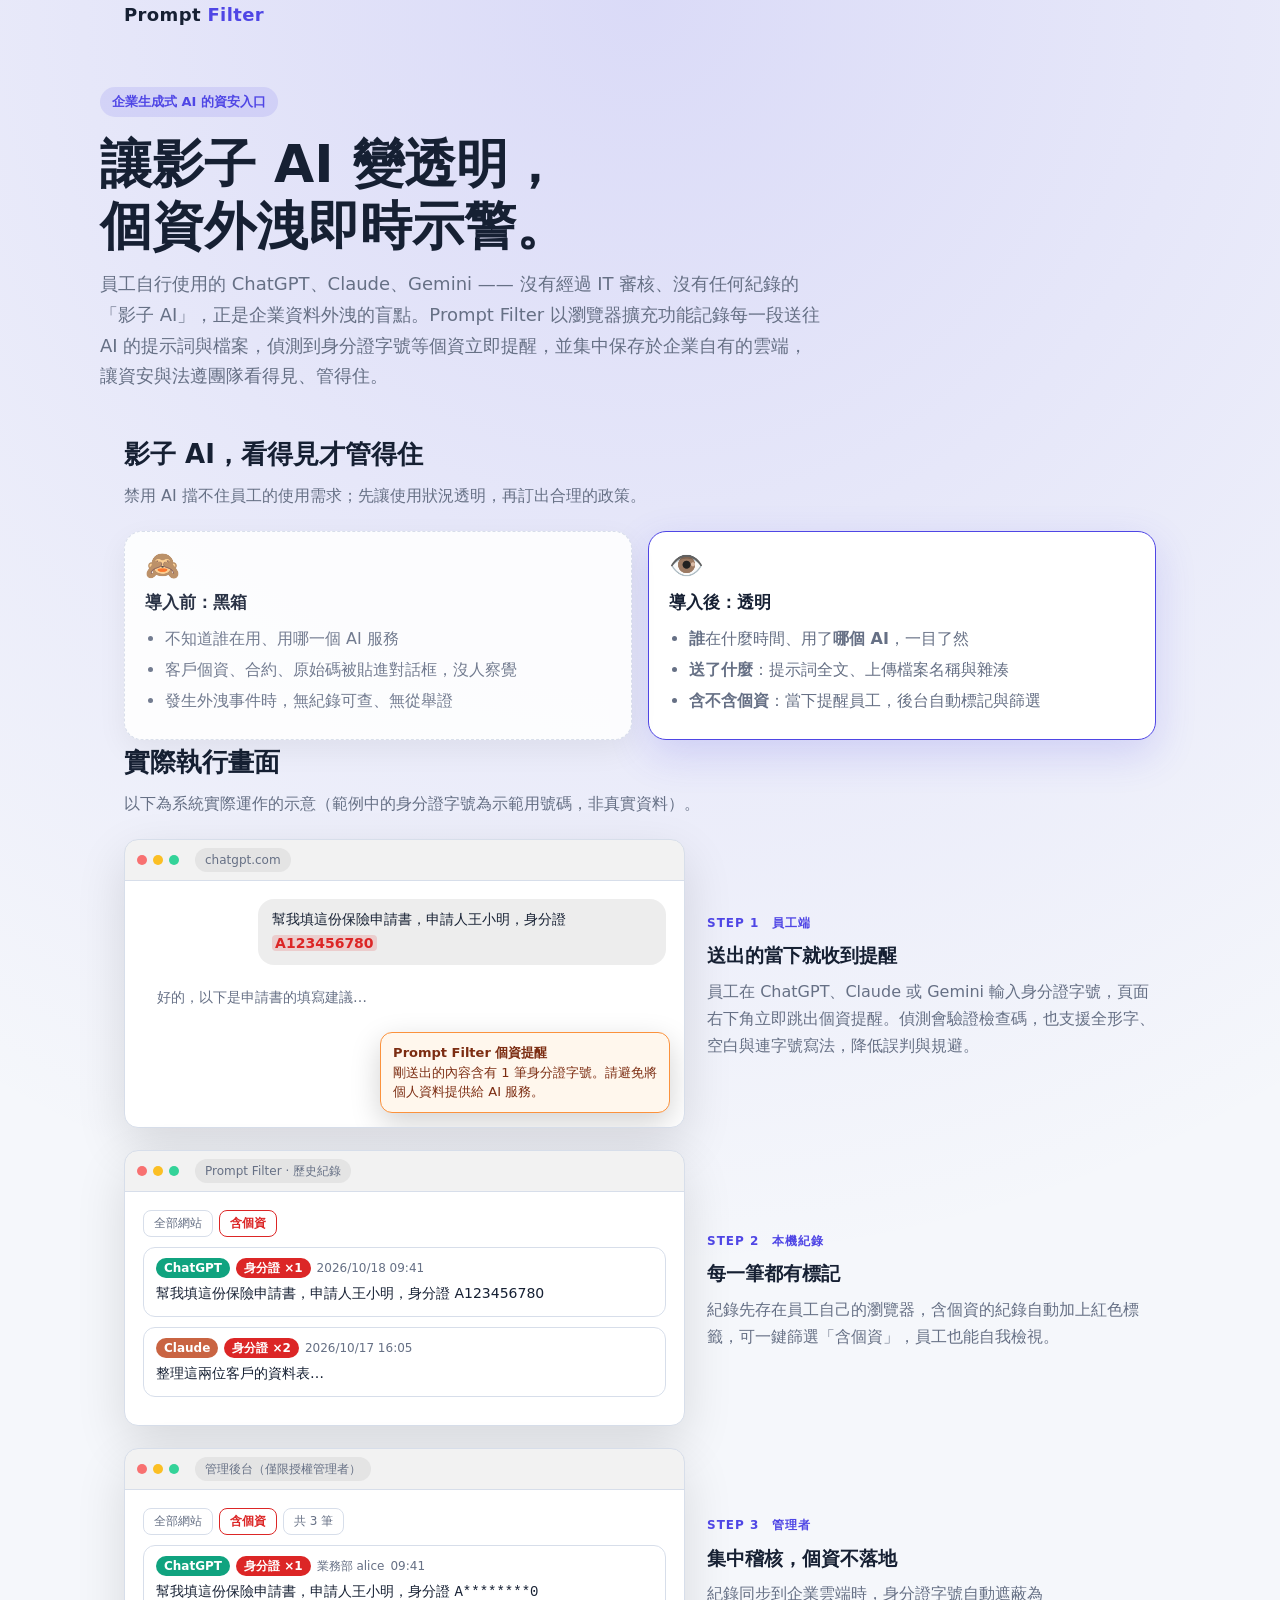
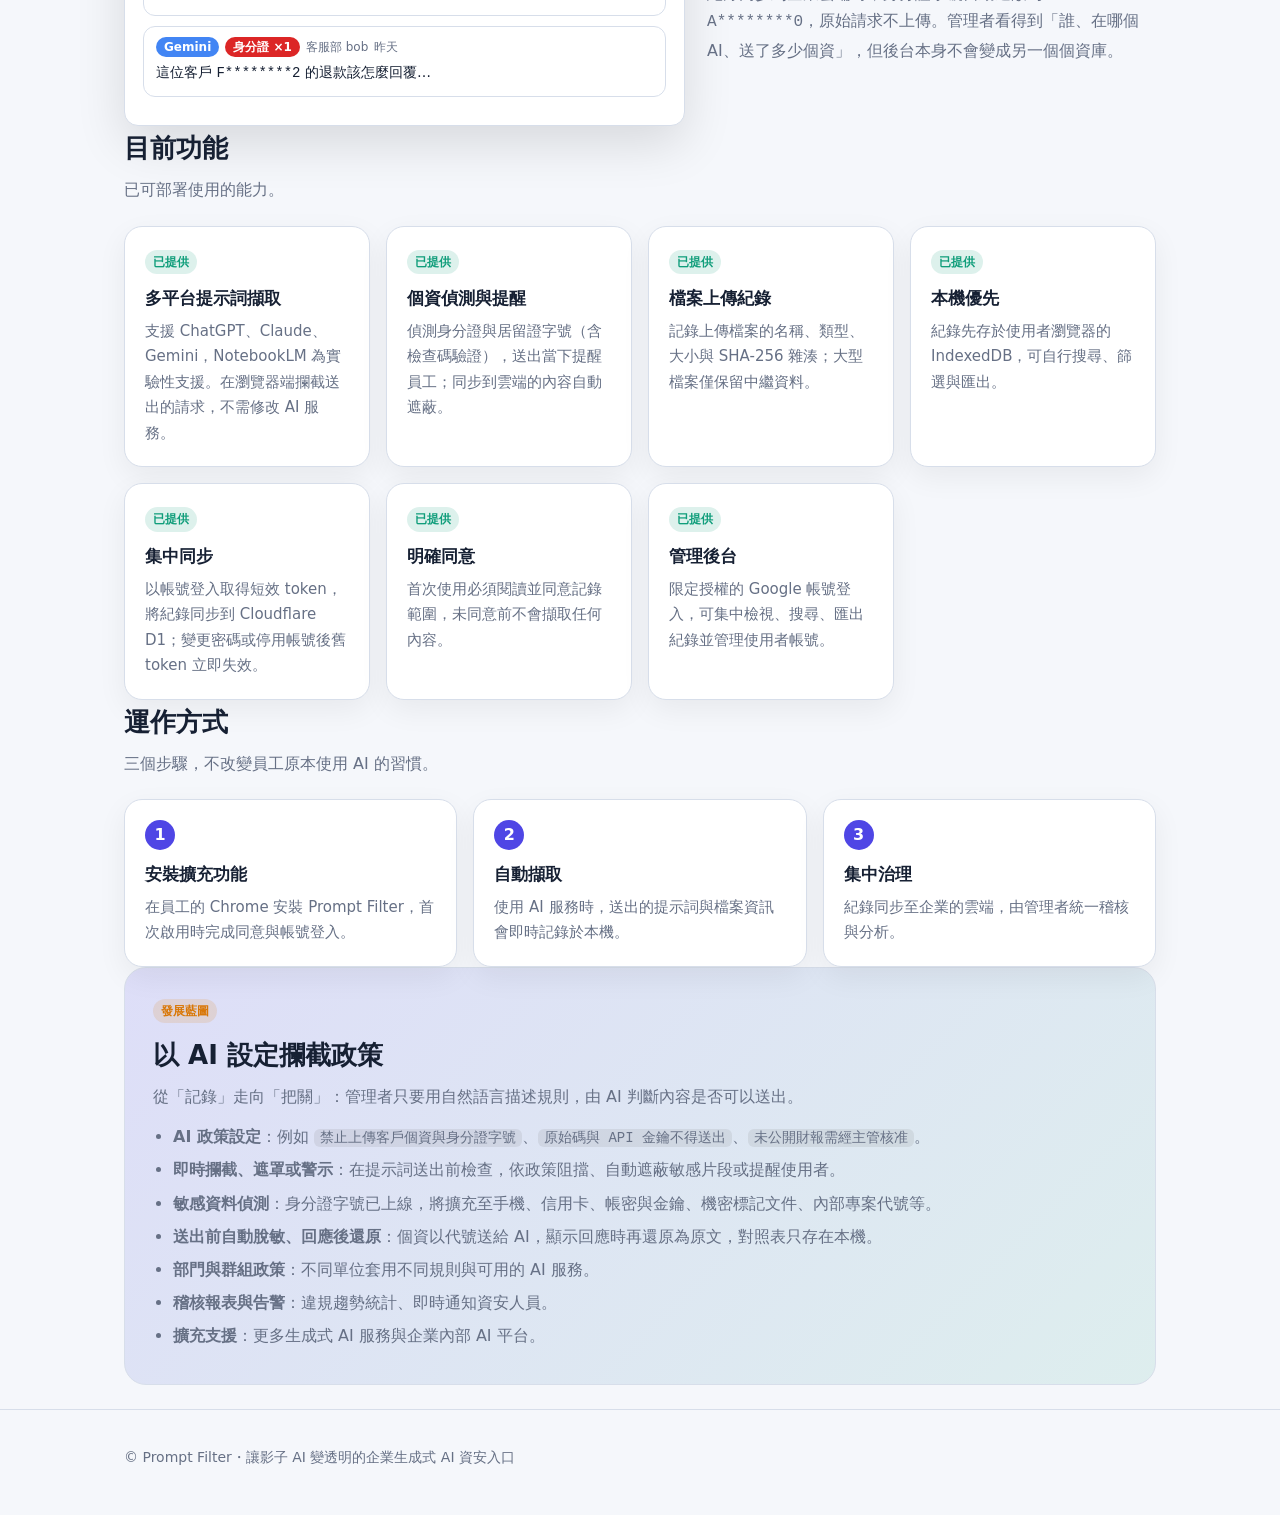
<file: cloudflare/public/index.html>
<!doctype html>
<html lang="zh-Hant">
<head>
<meta charset="utf-8">
<meta name="viewport" content="width=device-width, initial-scale=1">
<meta name="description" content="Prompt Filter：讓影子 AI 變透明。記錄並治理員工送往 ChatGPT、Claude、Gemini 的提示詞與檔案，個資外洩即時示警。">
<title>Prompt Filter｜讓影子 AI 變透明的企業生成式 AI 資安入口</title>
<style>
  :root { color-scheme: light dark; --bg: #f5f7fb; --card: #fff; --fg: #162033; --muted: #667085; --line: #d7deea; --accent: #4f46e5; --ok: #0f9d7a; --warn: #d97706; }
  @media (prefers-color-scheme: dark) { :root { --bg: #0f1420; --card: #18202d; --fg: #eef2ff; --muted: #a3afc2; --line: #273246; --accent: #8188ff; --ok: #34d399; --warn: #fbbf24; } }
  * { box-sizing: border-box; }
  body { margin: 0; background: radial-gradient(circle at top, rgba(79, 70, 229, 0.16), transparent 40%), var(--bg); color: var(--fg); font: 16px/1.7 system-ui, "Noto Sans TC", sans-serif; }
  .wrap { width: min(1080px, 100%); margin: 0 auto; padding: 0 24px; }
  header { padding: 22px 0; }
  .brand { font-weight: 800; font-size: 18px; letter-spacing: .02em; }
  .brand span { color: var(--accent); }
  .hero { padding: 56px 0 40px; }
  .eyebrow { display: inline-block; padding: 4px 12px; border-radius: 999px; background: rgba(79,70,229,.12); color: var(--accent); font-size: 13px; font-weight: 700; }
  h1 { margin: 16px 0 12px; font-size: clamp(32px, 5vw, 52px); line-height: 1.2; }
  .lead { max-width: 720px; color: var(--muted); font-size: 18px; margin: 0; }
  section { padding: 36px 0; }
  h2 { font-size: 26px; margin: 0 0 6px; }
  .sub { color: var(--muted); margin: 0 0 22px; }
  .grid { display: grid; grid-template-columns: repeat(auto-fit, minmax(240px, 1fr)); gap: 16px; }
  .card { background: var(--card); border: 1px solid var(--line); border-radius: 18px; padding: 20px; box-shadow: 0 10px 30px rgba(0,0,0,.06); }
  .card h3 { margin: 0 0 6px; font-size: 17px; }
  .card p { margin: 0; color: var(--muted); font-size: 15px; }
  .tag { display: inline-block; font-size: 12px; font-weight: 700; padding: 2px 8px; border-radius: 999px; margin-bottom: 10px; }
  .tag.now { background: rgba(15,157,122,.14); color: var(--ok); }
  .tag.next { background: rgba(217,119,6,.14); color: var(--warn); }
  .steps { counter-reset: s; display: grid; grid-template-columns: repeat(auto-fit, minmax(220px, 1fr)); gap: 16px; }
  .steps .card::before { counter-increment: s; content: counter(s); display: inline-grid; place-items: center; width: 30px; height: 30px; border-radius: 50%; background: var(--accent); color: #fff; font-weight: 800; margin-bottom: 10px; }
  .vision { background: linear-gradient(135deg, rgba(79,70,229,.14), rgba(15,157,122,.10)); border: 1px solid var(--line); border-radius: 22px; padding: 28px; }
  .vision ul { margin: 12px 0 0; padding-left: 20px; color: var(--muted); }
  .vision li { margin: 6px 0; }
  .vision code { background: rgba(127,127,127,.15); padding: 1px 6px; border-radius: 6px; font-size: 14px; }
  footer { padding: 36px 0 48px; color: var(--muted); font-size: 14px; border-top: 1px solid var(--line); margin-top: 24px; }

  /* 影子 AI：導入前後對比 */
  .compare { display: grid; grid-template-columns: repeat(auto-fit, minmax(300px, 1fr)); gap: 16px; }
  .compare .card ul { margin: 8px 0 0; padding-left: 20px; color: var(--muted); }
  .compare .card li { margin: 4px 0; }
  .compare .before { border-style: dashed; opacity: .9; }
  .compare .after { border-color: var(--accent); box-shadow: 0 14px 40px rgba(79,70,229,.18); }
  .eye { font-size: 28px; line-height: 1; margin-bottom: 8px; }

  /* 執行畫面模擬 */
  .demo { display: grid; gap: 22px; }
  .demo-row { display: grid; grid-template-columns: minmax(0, 1.25fr) minmax(0, 1fr); gap: 22px; align-items: center; }
  @media (max-width: 820px) { .demo-row { grid-template-columns: 1fr; } }
  .demo-text h3 { margin: 0 0 6px; font-size: 19px; }
  .demo-text p { margin: 0; color: var(--muted); }
  .step-no { display: inline-block; font-size: 12px; font-weight: 800; color: var(--accent); letter-spacing: .08em; margin-bottom: 6px; }
  .win { background: var(--card); border: 1px solid var(--line); border-radius: 14px; overflow: hidden; box-shadow: 0 18px 50px rgba(0,0,0,.12); font-size: 14px; }
  .win-bar { display: flex; align-items: center; gap: 6px; padding: 8px 12px; background: rgba(127,127,127,.10); border-bottom: 1px solid var(--line); }
  .win-bar i { width: 10px; height: 10px; border-radius: 50%; background: #f87171; display: inline-block; }
  .win-bar i:nth-child(2) { background: #fbbf24; } .win-bar i:nth-child(3) { background: #34d399; }
  .win-bar span { margin-left: 10px; color: var(--muted); font-size: 12px; background: rgba(127,127,127,.12); padding: 2px 10px; border-radius: 999px; overflow: hidden; white-space: nowrap; text-overflow: ellipsis; }
  .win-body { position: relative; padding: 18px; min-height: 210px; }
  .bubble { max-width: 78%; padding: 9px 14px; border-radius: 16px; margin-bottom: 12px; }
  .bubble.user { margin-left: auto; background: rgba(127,127,127,.14); }
  .bubble.ai { color: var(--muted); }
  .hl { background: rgba(220,38,38,.16); color: #dc2626; border-radius: 4px; padding: 0 3px; font-weight: 700; }
  .toast { position: absolute; right: 14px; bottom: 14px; width: min(290px, calc(100% - 28px)); background: #fff7ed; color: #7c2d12; border: 1px solid #fb923c; border-radius: 12px; padding: 10px 12px; font-size: 13px; line-height: 1.5; box-shadow: 0 10px 30px rgba(0,0,0,.18); }
  .toast strong { display: block; }
  .rec { border: 1px solid var(--line); border-radius: 12px; padding: 10px 12px; margin-bottom: 10px; }
  .rec-meta { display: flex; flex-wrap: wrap; gap: 6px; align-items: center; color: var(--muted); font-size: 12px; margin-bottom: 4px; }
  .b { color: #fff; border-radius: 999px; padding: 0 8px; font-size: 12px; font-weight: 700; }
  .b.gpt { background: #10a37f; } .b.claude { background: #c96442; } .b.gemini { background: #4285f4; } .b.pii { background: #dc2626; }
  .chip { display: inline-block; border: 1px solid var(--line); border-radius: 8px; padding: 2px 10px; font-size: 12px; margin: 0 6px 10px 0; color: var(--muted); }
  .chip.on { border-color: #dc2626; color: #dc2626; font-weight: 700; }
  .mono { font-family: ui-monospace, SFMono-Regular, Menlo, monospace; }
</style>
</head>
<body>
  <header class="wrap"><div class="brand">Prompt <span>Filter</span></div></header>

  <main>
    <div class="wrap hero">
      <span class="eyebrow">企業生成式 AI 的資安入口</span>
      <h1>讓影子 AI 變透明，<br>個資外洩即時示警。</h1>
      <p class="lead">員工自行使用的 ChatGPT、Claude、Gemini —— 沒有經過 IT 審核、沒有任何紀錄的「影子 AI」，正是企業資料外洩的盲點。Prompt Filter 以瀏覽器擴充功能記錄每一段送往 AI 的提示詞與檔案，偵測到身分證字號等個資立即提醒，並集中保存於企業自有的雲端，讓資安與法遵團隊看得見、管得住。</p>
    </div>

    <section class="wrap">
      <h2>影子 AI，看得見才管得住</h2>
      <p class="sub">禁用 AI 擋不住員工的使用需求；先讓使用狀況透明，再訂出合理的政策。</p>
      <div class="compare">
        <div class="card before">
          <div class="eye">🙈</div>
          <h3>導入前：黑箱</h3>
          <ul>
            <li>不知道誰在用、用哪一個 AI 服務</li>
            <li>客戶個資、合約、原始碼被貼進對話框，沒人察覺</li>
            <li>發生外洩事件時，無紀錄可查、無從舉證</li>
          </ul>
        </div>
        <div class="card after">
          <div class="eye">👁️</div>
          <h3>導入後：透明</h3>
          <ul>
            <li><strong>誰</strong>在什麼時間、用了<strong>哪個 AI</strong>，一目了然</li>
            <li><strong>送了什麼</strong>：提示詞全文、上傳檔案名稱與雜湊</li>
            <li><strong>含不含個資</strong>：當下提醒員工，後台自動標記與篩選</li>
          </ul>
        </div>
      </div>
    </section>

    <section class="wrap">
      <h2>實際執行畫面</h2>
      <p class="sub">以下為系統實際運作的示意（範例中的身分證字號為示範用號碼，非真實資料）。</p>
      <div class="demo">

        <div class="demo-row">
          <div class="win" aria-label="ChatGPT 個資提醒示意">
            <div class="win-bar"><i></i><i></i><i></i><span>chatgpt.com</span></div>
            <div class="win-body" style="padding-bottom:96px">
              <div class="bubble user">幫我填這份保險申請書，申請人王小明，身分證 <span class="hl">A123456780</span></div>
              <div class="bubble ai">好的，以下是申請書的填寫建議…</div>
              <div class="toast"><strong>Prompt Filter 個資提醒</strong>剛送出的內容含有 1 筆身分證字號。請避免將個人資料提供給 AI 服務。</div>
            </div>
          </div>
          <div class="demo-text">
            <span class="step-no">STEP 1　員工端</span>
            <h3>送出的當下就收到提醒</h3>
            <p>員工在 ChatGPT、Claude 或 Gemini 輸入身分證字號，頁面右下角立即跳出個資提醒。偵測會驗證檢查碼，也支援全形字、空白與連字號寫法，降低誤判與規避。</p>
          </div>
        </div>

        <div class="demo-row">
          <div class="win" aria-label="擴充功能歷史紀錄示意">
            <div class="win-bar"><i></i><i></i><i></i><span>Prompt Filter · 歷史紀錄</span></div>
            <div class="win-body">
              <span class="chip">全部網站</span><span class="chip on">含個資</span>
              <div class="rec">
                <div class="rec-meta"><span class="b gpt">ChatGPT</span><span class="b pii">身分證 ×1</span><span>2026/10/18 09:41</span></div>
                幫我填這份保險申請書，申請人王小明，身分證 A123456780
              </div>
              <div class="rec">
                <div class="rec-meta"><span class="b claude">Claude</span><span class="b pii">身分證 ×2</span><span>2026/10/17 16:05</span></div>
                整理這兩位客戶的資料表…
              </div>
            </div>
          </div>
          <div class="demo-text">
            <span class="step-no">STEP 2　本機紀錄</span>
            <h3>每一筆都有標記</h3>
            <p>紀錄先存在員工自己的瀏覽器，含個資的紀錄自動加上紅色標籤，可一鍵篩選「含個資」，員工也能自我檢視。</p>
          </div>
        </div>

        <div class="demo-row">
          <div class="win" aria-label="管理後台示意">
            <div class="win-bar"><i></i><i></i><i></i><span>管理後台（僅限授權管理者）</span></div>
            <div class="win-body">
              <span class="chip">全部網站</span><span class="chip on">含個資</span><span class="chip">共 3 筆</span>
              <div class="rec">
                <div class="rec-meta"><span class="b gpt">ChatGPT</span><span class="b pii">身分證 ×1</span><span>業務部 alice</span><span>09:41</span></div>
                幫我填這份保險申請書，申請人王小明，身分證 <span class="mono">A********0</span>
              </div>
              <div class="rec">
                <div class="rec-meta"><span class="b gemini">Gemini</span><span class="b pii">身分證 ×1</span><span>客服部 bob</span><span>昨天</span></div>
                這位客戶 <span class="mono">F********2</span> 的退款該怎麼回覆…
              </div>
            </div>
          </div>
          <div class="demo-text">
            <span class="step-no">STEP 3　管理者</span>
            <h3>集中稽核，個資不落地</h3>
            <p>紀錄同步到企業雲端時，身分證字號自動遮蔽為 <span class="mono">A********0</span>，原始請求不上傳。管理者看得到「誰、在哪個 AI、送了多少個資」，但後台本身不會變成另一個個資庫。</p>
          </div>
        </div>

      </div>
    </section>

    <section class="wrap">
      <h2>目前功能</h2>
      <p class="sub">已可部署使用的能力。</p>
      <div class="grid">
        <div class="card"><span class="tag now">已提供</span><h3>多平台提示詞擷取</h3><p>支援 ChatGPT、Claude、Gemini，NotebookLM 為實驗性支援。在瀏覽器端攔截送出的請求，不需修改 AI 服務。</p></div>
        <div class="card"><span class="tag now">已提供</span><h3>個資偵測與提醒</h3><p>偵測身分證與居留證字號（含檢查碼驗證），送出當下提醒員工；同步到雲端的內容自動遮蔽。</p></div>
        <div class="card"><span class="tag now">已提供</span><h3>檔案上傳紀錄</h3><p>記錄上傳檔案的名稱、類型、大小與 SHA-256 雜湊；大型檔案僅保留中繼資料。</p></div>
        <div class="card"><span class="tag now">已提供</span><h3>本機優先</h3><p>紀錄先存於使用者瀏覽器的 IndexedDB，可自行搜尋、篩選與匯出。</p></div>
        <div class="card"><span class="tag now">已提供</span><h3>集中同步</h3><p>以帳號登入取得短效 token，將紀錄同步到 Cloudflare D1；變更密碼或停用帳號後舊 token 立即失效。</p></div>
        <div class="card"><span class="tag now">已提供</span><h3>明確同意</h3><p>首次使用必須閱讀並同意記錄範圍，未同意前不會擷取任何內容。</p></div>
        <div class="card"><span class="tag now">已提供</span><h3>管理後台</h3><p>限定授權的 Google 帳號登入，可集中檢視、搜尋、匯出紀錄並管理使用者帳號。</p></div>
      </div>
    </section>

    <section class="wrap">
      <h2>運作方式</h2>
      <p class="sub">三個步驟，不改變員工原本使用 AI 的習慣。</p>
      <div class="steps">
        <div class="card"><h3>安裝擴充功能</h3><p>在員工的 Chrome 安裝 Prompt Filter，首次啟用時完成同意與帳號登入。</p></div>
        <div class="card"><h3>自動擷取</h3><p>使用 AI 服務時，送出的提示詞與檔案資訊會即時記錄於本機。</p></div>
        <div class="card"><h3>集中治理</h3><p>紀錄同步至企業的雲端，由管理者統一稽核與分析。</p></div>
      </div>
    </section>

    <section class="wrap">
      <div class="vision">
        <span class="tag next">發展藍圖</span>
        <h2>以 AI 設定攔截政策</h2>
        <p class="sub" style="margin:0">從「記錄」走向「把關」：管理者只要用自然語言描述規則，由 AI 判斷內容是否可以送出。</p>
        <ul>
          <li><strong>AI 政策設定</strong>：例如 <code>禁止上傳客戶個資與身分證字號</code>、<code>原始碼與 API 金鑰不得送出</code>、<code>未公開財報需經主管核准</code>。</li>
          <li><strong>即時攔截、遮罩或警示</strong>：在提示詞送出前檢查，依政策阻擋、自動遮蔽敏感片段或提醒使用者。</li>
          <li><strong>敏感資料偵測</strong>：身分證字號已上線，將擴充至手機、信用卡、帳密與金鑰、機密標記文件、內部專案代號等。</li>
          <li><strong>送出前自動脫敏、回應後還原</strong>：個資以代號送給 AI，顯示回應時再還原為原文，對照表只存在本機。</li>
          <li><strong>部門與群組政策</strong>：不同單位套用不同規則與可用的 AI 服務。</li>
          <li><strong>稽核報表與告警</strong>：違規趨勢統計、即時通知資安人員。</li>
          <li><strong>擴充支援</strong>：更多生成式 AI 服務與企業內部 AI 平台。</li>
        </ul>
      </div>
    </section>
  </main>

  <footer>
    <div class="wrap">© Prompt Filter・讓影子 AI 變透明的企業生成式 AI 資安入口</div>
  </footer>
</body>
</html>
</file>
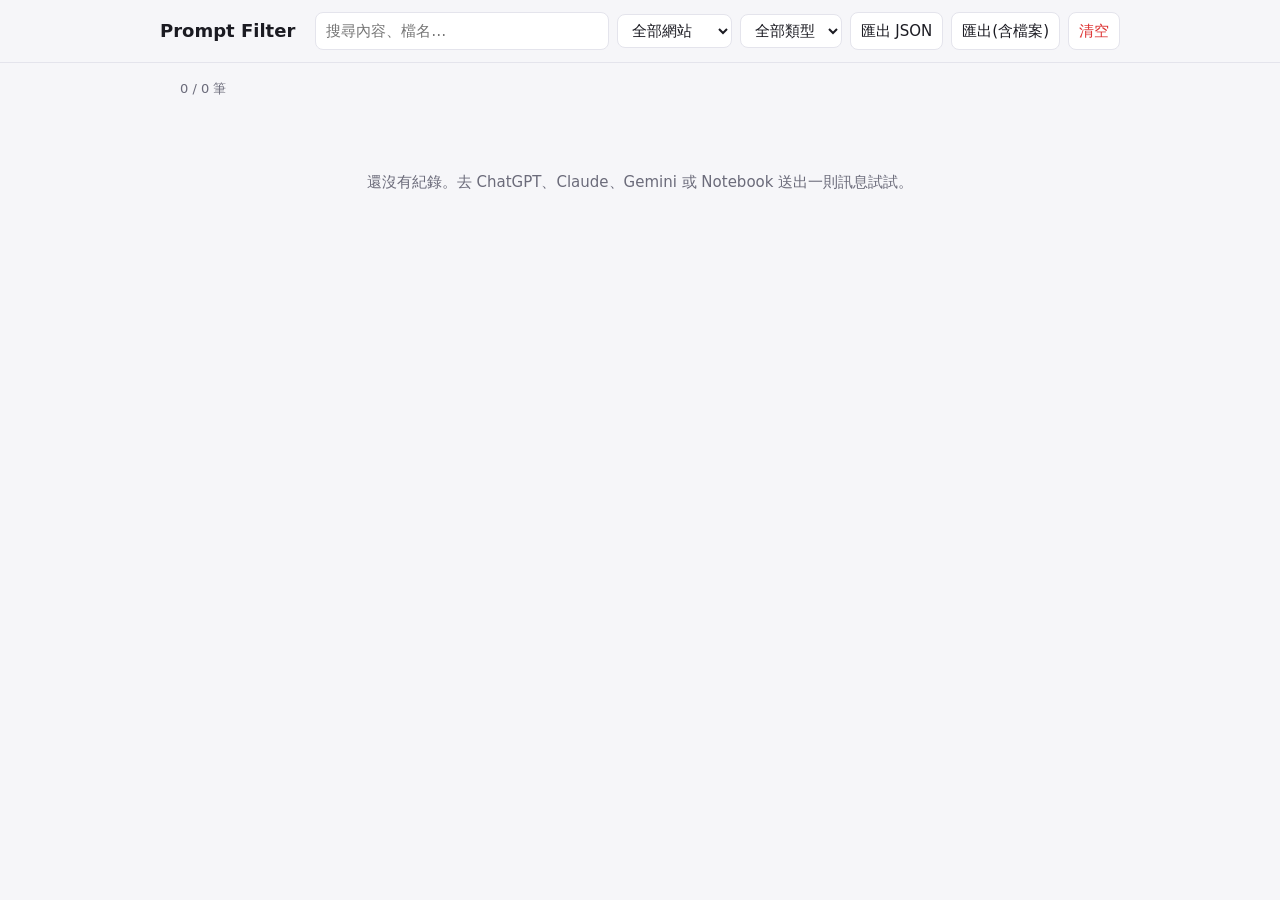
<file: chrome-extension/history.html>
<!doctype html>
<html lang="zh-Hant">
<head>
<meta charset="utf-8">
<title>Prompt Filter — 歷史紀錄</title>
<meta name="viewport" content="width=device-width, initial-scale=1">
<style>
  :root {
    color-scheme: light dark;
    --bg: #f6f6f9; --card: #fff; --fg: #1b1b22; --muted: #6b6b7a; --line: #e4e4ec; --accent: #4f46e5;
  }
  @media (prefers-color-scheme: dark) {
    :root { --bg: #14141a; --card: #1e1e27; --fg: #ececf3; --muted: #9a9aab; --line: #2e2e3a; --accent: #8b85ff; }
  }
  * { box-sizing: border-box; }
  body { margin: 0; background: var(--bg); color: var(--fg); font: 15px/1.6 system-ui, "Noto Sans TC", sans-serif; }
  header { position: sticky; top: 0; z-index: 5; background: var(--bg); border-bottom: 1px solid var(--line); padding: 12px 20px; }
  .bar { max-width: 960px; margin: 0 auto; display: flex; flex-wrap: wrap; gap: 8px; align-items: center; }
  h1 { font-size: 18px; margin: 0 12px 0 0; }
  input, select, button { font: inherit; padding: 6px 10px; border-radius: 8px; border: 1px solid var(--line); background: var(--card); color: var(--fg); }
  input[type=search] { flex: 1; min-width: 160px; }
  button { cursor: pointer; }
  button.primary { background: var(--accent); color: #fff; border-color: transparent; }
  button.danger { color: #d33; }
  main { max-width: 960px; margin: 16px auto; padding: 0 20px 60px; }
  .count { color: var(--muted); font-size: 13px; margin-bottom: 10px; }
  .card { background: var(--card); border: 1px solid var(--line); border-radius: 12px; padding: 14px 16px; margin-bottom: 12px; }
  .meta { display: flex; flex-wrap: wrap; gap: 8px; align-items: center; color: var(--muted); font-size: 13px; margin-bottom: 8px; }
  .badge { padding: 1px 8px; border-radius: 99px; font-size: 12px; color: #fff; }
  .badge.chatgpt { background: #10a37f; }
  .badge.claude { background: #c96442; }
  .badge.gemini { background: #4285f4; }
  .badge.notebook { background: #7c3aed; }
  .badge.file { background: #3b82f6; }
  .badge.pii { background: #dc2626; }
  .spacer { flex: 1; }
  .text { white-space: pre-wrap; word-break: break-word; max-height: 360px; overflow: auto; }
  .small { font-size: 12px; padding: 2px 8px; }
  details { margin-top: 8px; font-size: 13px; color: var(--muted); }
  pre { white-space: pre-wrap; word-break: break-all; max-height: 260px; overflow: auto; background: var(--bg); padding: 8px; border-radius: 8px; }
  img.thumb { max-width: 220px; max-height: 160px; border-radius: 8px; margin-top: 8px; display: block; }
  a { color: var(--accent); }
  .empty { text-align: center; color: var(--muted); padding: 60px 0; }
</style>
</head>
<body>
<header>
  <div class="bar">
    <h1>Prompt Filter</h1>
    <input type="search" id="q" placeholder="搜尋內容、檔名…">
    <select id="site"><option value="">全部網站</option><option value="chatgpt">ChatGPT</option><option value="claude">Claude</option><option value="gemini">Gemini</option><option value="notebook">Notebook</option></select>
    <select id="kind"><option value="">全部類型</option><option value="prompt">Prompt</option><option value="file">檔案</option><option value="pii">含個資</option></select>
    <button id="exp1">匯出 JSON</button>
    <button id="exp2">匯出(含檔案)</button>
    <button id="clear" class="danger">清空</button>
  </div>
</header>
<main>
  <div class="count" id="count"></div>
  <div id="list"></div>
</main>
<script src="db.js"></script>
<script src="history.js"></script>
</body>
</html>
</file>
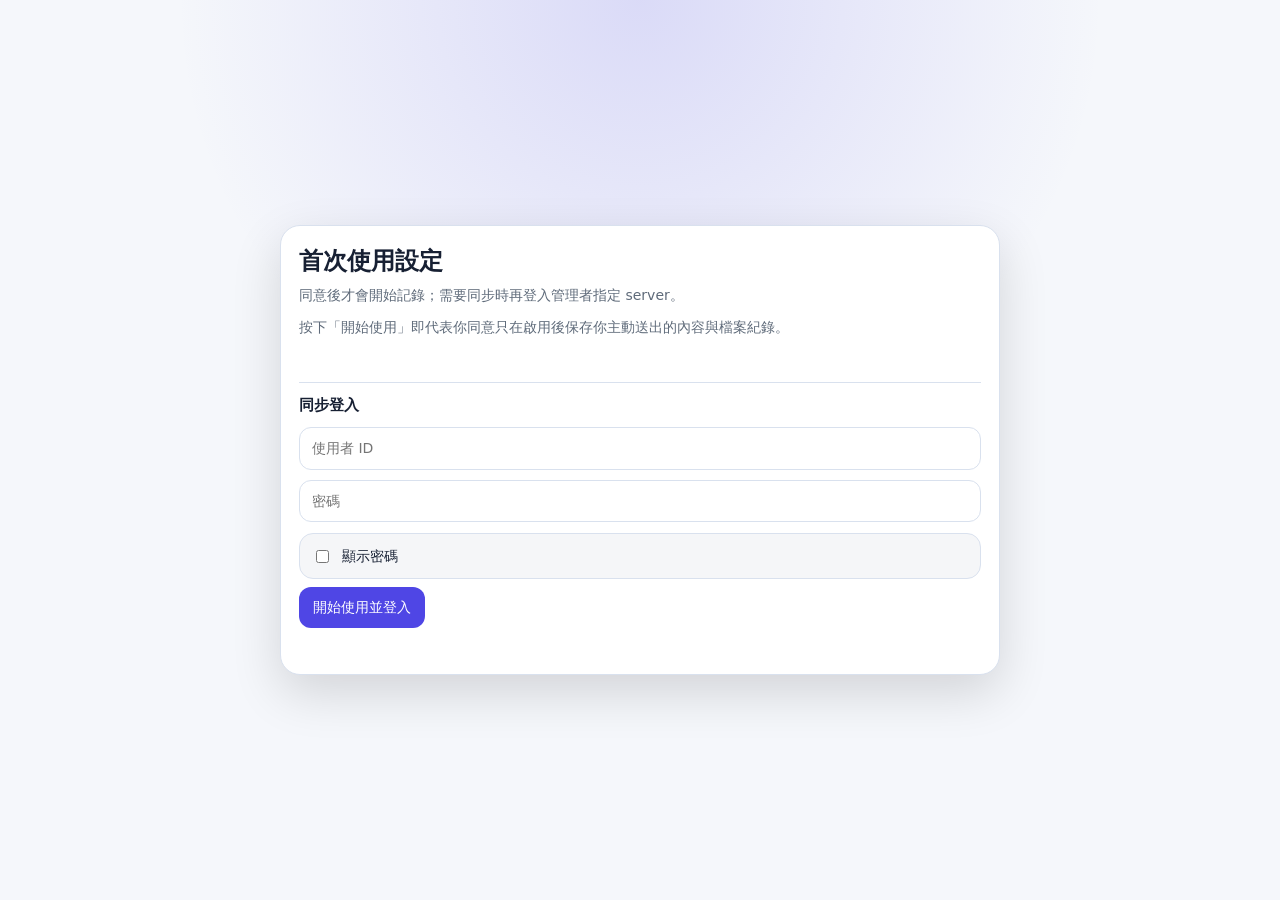
<file: chrome-extension/onboarding.html>
<!doctype html>
<html lang="zh-Hant">
<head>
<meta charset="utf-8">
<meta name="viewport" content="width=device-width, initial-scale=1">
<title>Prompt Filter — 首次設定</title>
<style>
  :root {
    color-scheme: light dark;
    --bg: #f5f7fb;
    --card: #ffffff;
    --fg: #172033;
    --muted: #5f6b7a;
    --line: #d9e1ee;
    --accent: #4f46e5;
  }
  @media (prefers-color-scheme: dark) {
    :root {
      --bg: #11151d;
      --card: #18202d;
      --fg: #eef2ff;
      --muted: #a2afc2;
      --line: #2a3443;
      --accent: #7c83ff;
    }
  }
  * { box-sizing: border-box; }
  body {
    margin: 0;
    min-height: 100vh;
    display: grid;
    place-items: center;
    background: radial-gradient(circle at top, rgba(79, 70, 229, 0.16), transparent 42%), var(--bg);
    color: var(--fg);
    font: 14px/1.45 system-ui, "Noto Sans TC", sans-serif;
    padding: 16px;
  }
  .card {
    width: min(720px, 100%);
    background: var(--card);
    border: 1px solid var(--line);
    border-radius: 20px;
    padding: 18px;
    box-shadow: 0 18px 50px rgba(0, 0, 0, 0.14);
  }
  h1 { margin: 0 0 6px; font-size: 24px; }
  p { margin: 0 0 8px; color: var(--muted); }
  .grid { display: grid; gap: 10px; margin: 12px 0; }
  .check {
    display: flex;
    gap: 10px;
    align-items: flex-start;
    padding: 12px;
    border: 1px solid var(--line);
    border-radius: 14px;
    background: rgba(127, 140, 170, 0.08);
  }
  .check input { margin-top: 4px; }
  .actions { display: flex; gap: 8px; flex-wrap: wrap; margin-top: 12px; }
  .section { margin-top: 14px; padding-top: 12px; border-top: 1px solid var(--line); }
  .section h2 { margin: 0 0 6px; font-size: 15px; }
  .section p { margin-bottom: 6px; }
  .field {
    width: 100%;
    padding: 10px 12px;
    border: 1px solid var(--line);
    border-radius: 12px;
    background: transparent;
    color: var(--fg);
    font: inherit;
    margin: 5px 0;
  }
  button {
    padding: 10px 14px;
    border: 0;
    border-radius: 12px;
    background: var(--accent);
    color: #fff;
    font: inherit;
    cursor: pointer;
  }
  button.secondary { background: #667085; }
  .status { margin-top: 10px; font-size: 13px; color: var(--muted); min-height: 18px; }
</style>
</head>
<body>
  <div class="card">
    <h1>首次使用設定</h1>
    <p>同意後才會開始記錄；需要同步時再登入管理者指定 server。</p>
    <div class="grid">
      <p style="margin:0;color:var(--muted)">按下「開始使用」即代表你同意只在啟用後保存你主動送出的內容與檔案紀錄。</p>
    </div>
    <div class="status" id="status"></div>

    <div class="section">
      <h2>同步登入</h2>
      <input class="field" id="cloudSyncUserId" placeholder="使用者 ID">
      <input class="field" id="cloudSyncPassword" type="password" placeholder="密碼">
      <label class="check" style="margin-top:6px">
        <input type="checkbox" id="cloudSyncShowPassword">
        <span>顯示密碼</span>
      </label>
      <div class="actions" style="margin-top:8px">
        <button id="start" type="button">開始使用並登入</button>
      </div>
      <div class="status" id="cloudSyncStatus"></div>
    </div>
  </div>
  <script src="onboarding.js"></script>
</body>
</html>
</file>
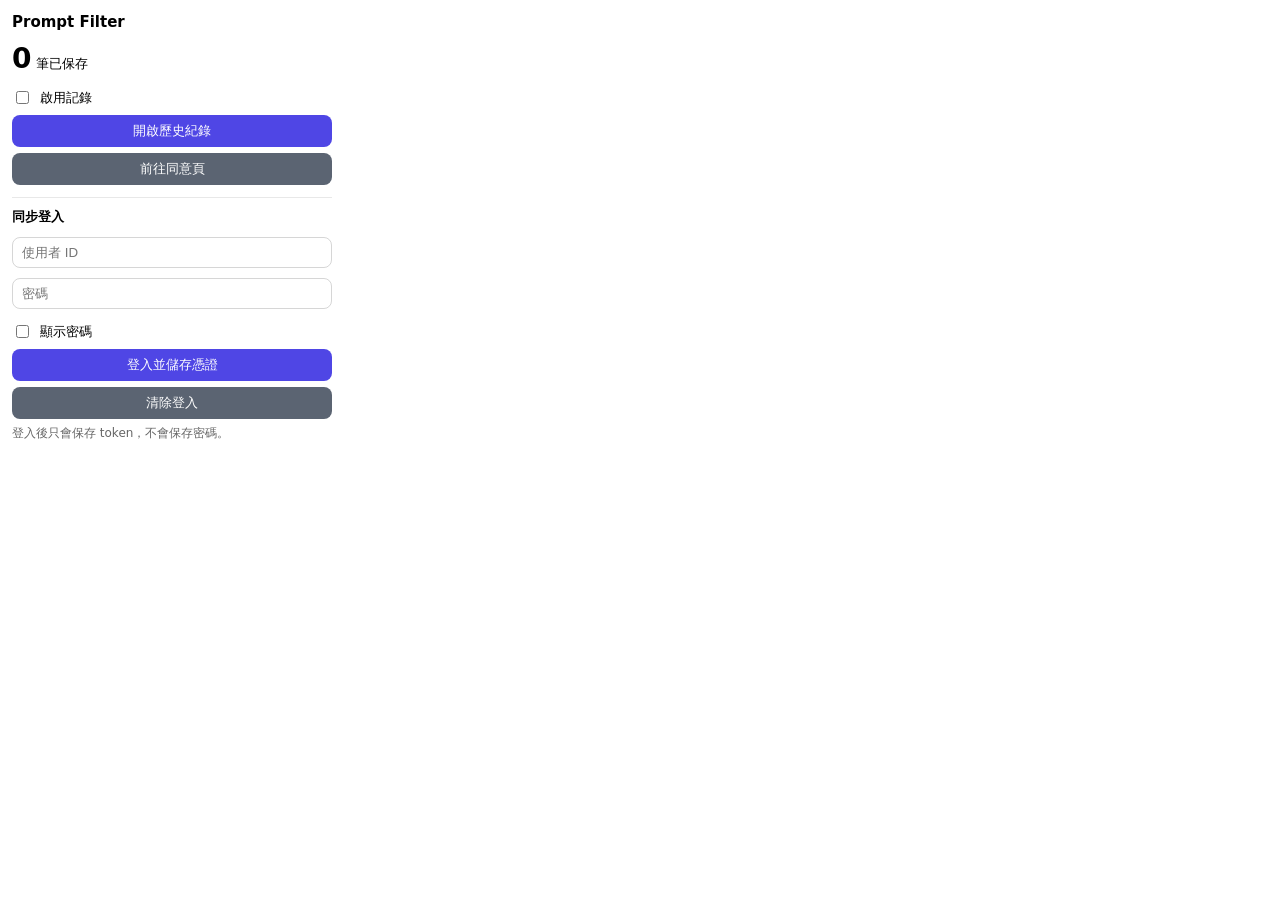
<file: chrome-extension/popup.html>
<!doctype html>
<html lang="zh-Hant">
<head>
<meta charset="utf-8">
<style>
  :root { color-scheme: light dark; }
  body { width: 320px; margin: 0; padding: 12px; font: 13px/1.4 system-ui, "Noto Sans TC", sans-serif; }
  h1 { font-size: 15px; margin: 0 0 6px; }
  .n { font-size: 28px; font-weight: 700; }
  .hint { font-size: 12px; color: #666; margin: 6px 0 10px; }
  .section { margin-top: 12px; padding-top: 10px; border-top: 1px solid rgba(127,127,127,.18); }
  .section h2 { font-size: 13px; margin: 0 0 6px; }
  .field { width: 100%; box-sizing: border-box; margin: 5px 0; padding: 7px 9px; border-radius: 8px; border: 1px solid rgba(127,127,127,.32); background: transparent; color: inherit; }
  label { display: flex; gap: 8px; align-items: center; margin: 8px 0; cursor: pointer; }
  button { width: 100%; padding: 7px; border: 0; border-radius: 8px; background: #4f46e5; color: #fff; font-size: 13px; cursor: pointer; }
  button.secondary { margin-top: 6px; background: #5b6472; }
  button.ghost { margin-top: 6px; background: transparent; color: inherit; border: 1px solid rgba(127,127,127,.32); }
  .warn { padding: 8px; border-radius: 10px; background: rgba(239, 68, 68, 0.12); color: #b42318; font-size: 12px; margin: 8px 0; }
</style>
</head>
<body>
  <h1>Prompt Filter</h1>
  <div id="consentBanner" class="warn" hidden>第一次使用需要先完成同意設定，才能開始記錄。</div>
  <div><span class="n" id="count">0</span> 筆已保存</div>
  <div class="hint" id="status"></div>
  <label><input type="checkbox" id="enabled"> 啟用記錄</label>
  <button id="open">開啟歷史紀錄</button>
  <button id="setup" class="secondary">前往同意頁</button>
  <div class="section">
    <h2>同步登入</h2>
    <input class="field" id="cloudSyncUserId" placeholder="使用者 ID">
    <input class="field" id="cloudSyncPassword" type="password" placeholder="密碼">
    <label><input type="checkbox" id="cloudSyncShowPassword"> 顯示密碼</label>
    <button id="loginCloudflare">登入並儲存憑證</button>
    <button id="logoutCloudflare" class="secondary">清除登入</button>
    <div class="hint" id="cloudSyncNote">登入後只會保存 token，不會保存密碼。</div>
    <div class="hint" id="cloudSyncStatus"></div>
  </div>
  <script src="db.js"></script>
  <script src="popup.js"></script>
</body>
</html>
</file>
